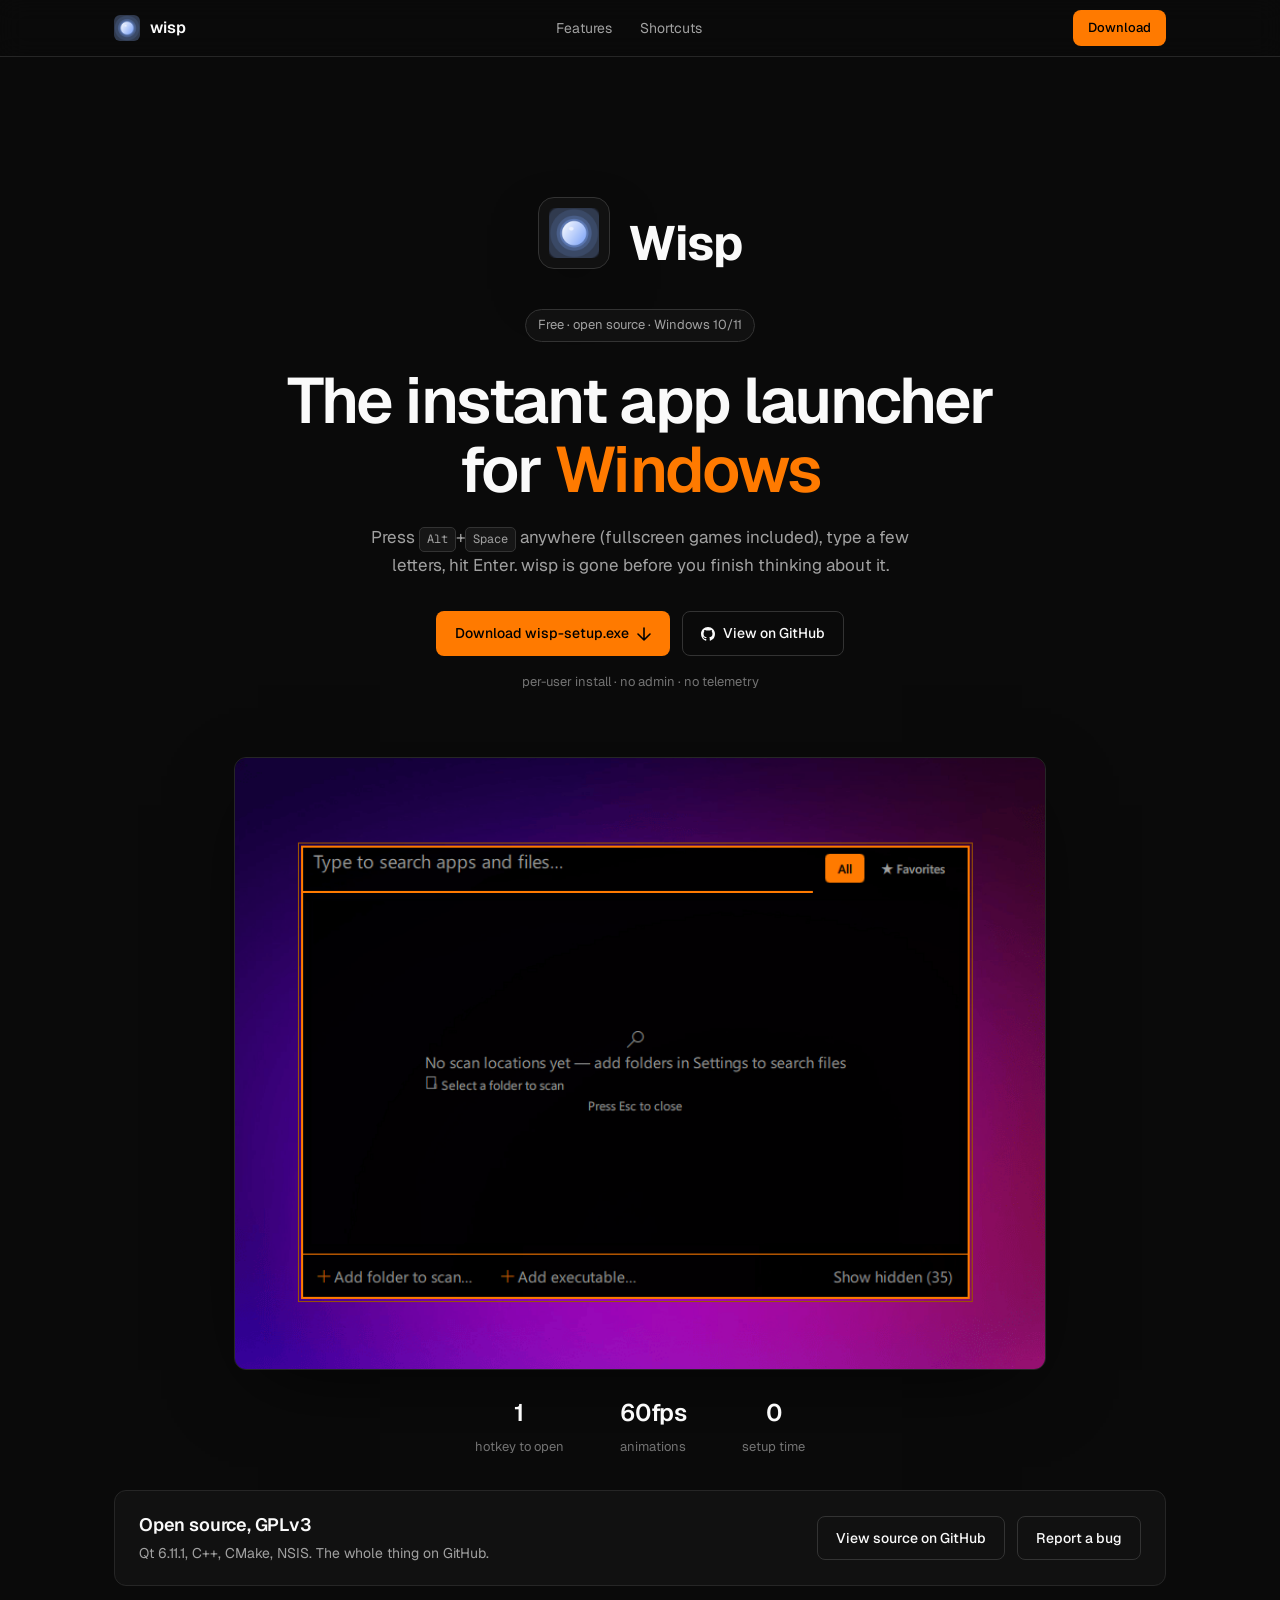
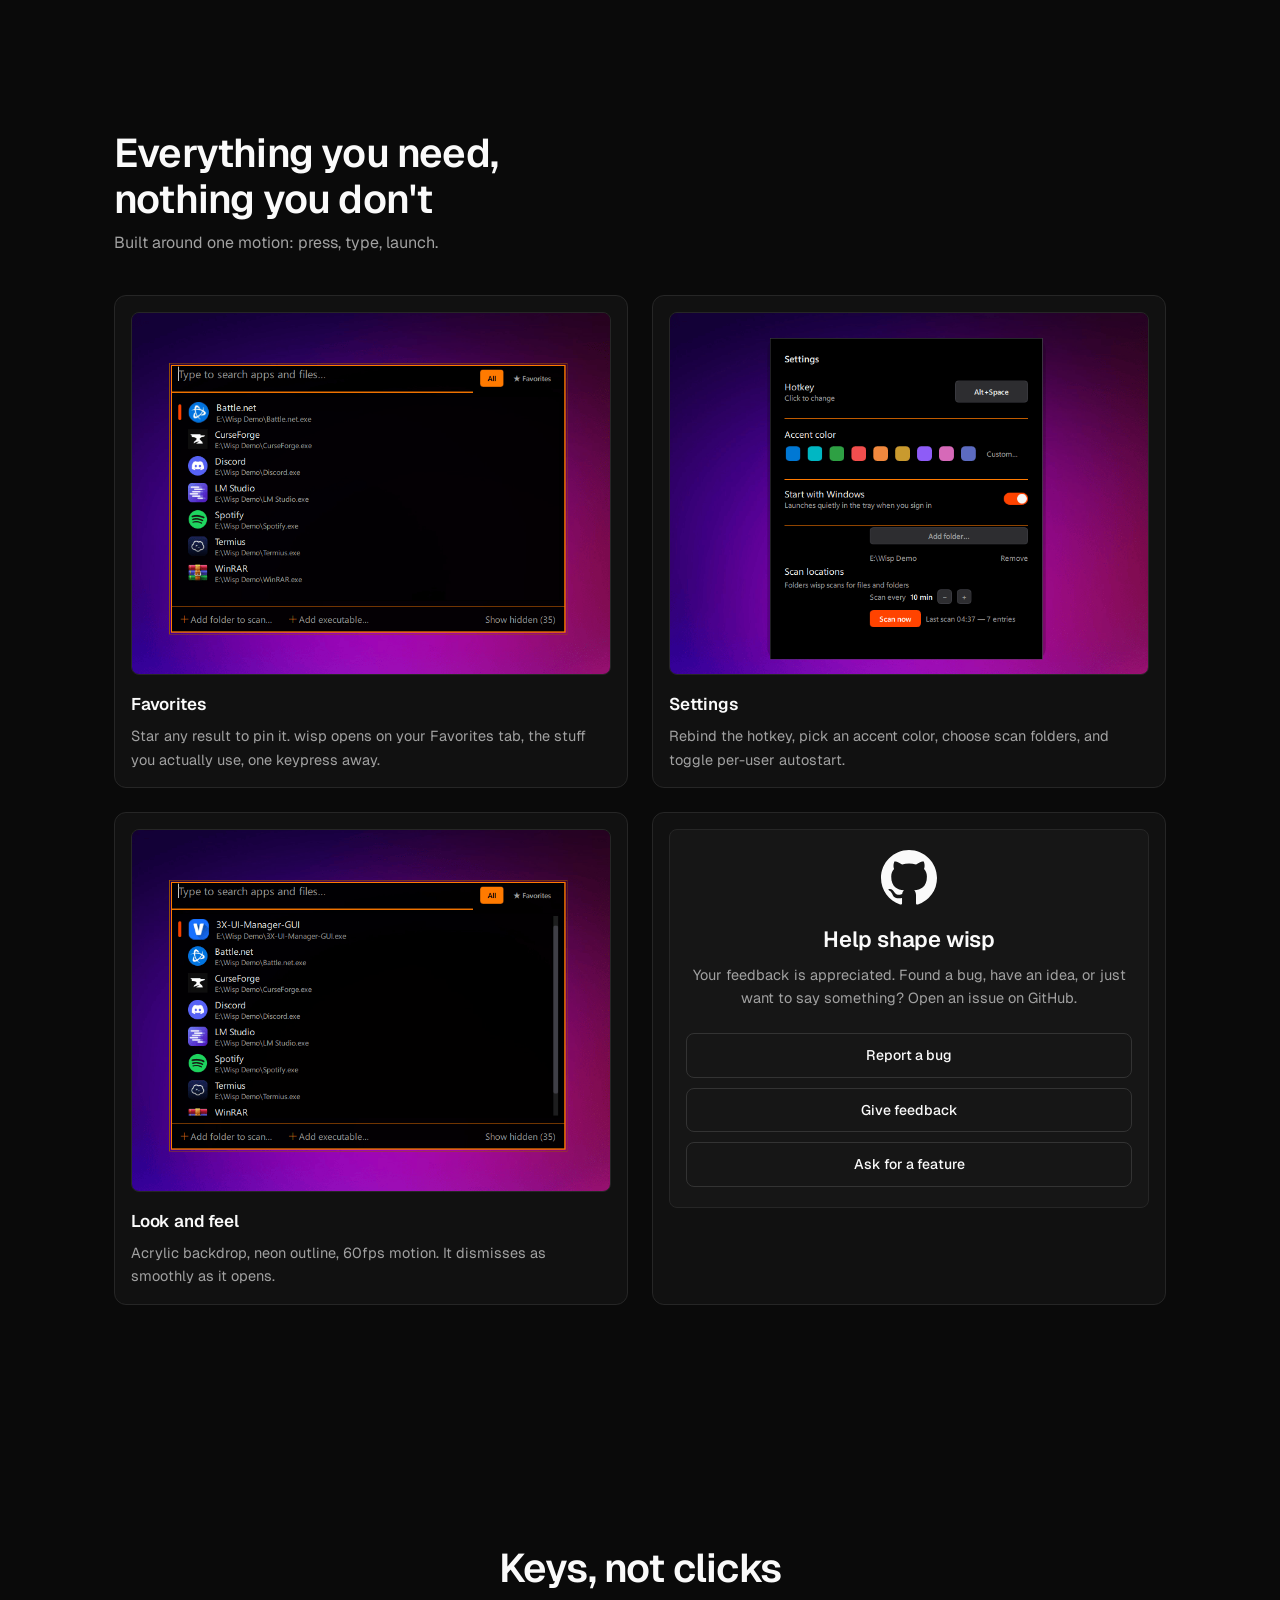
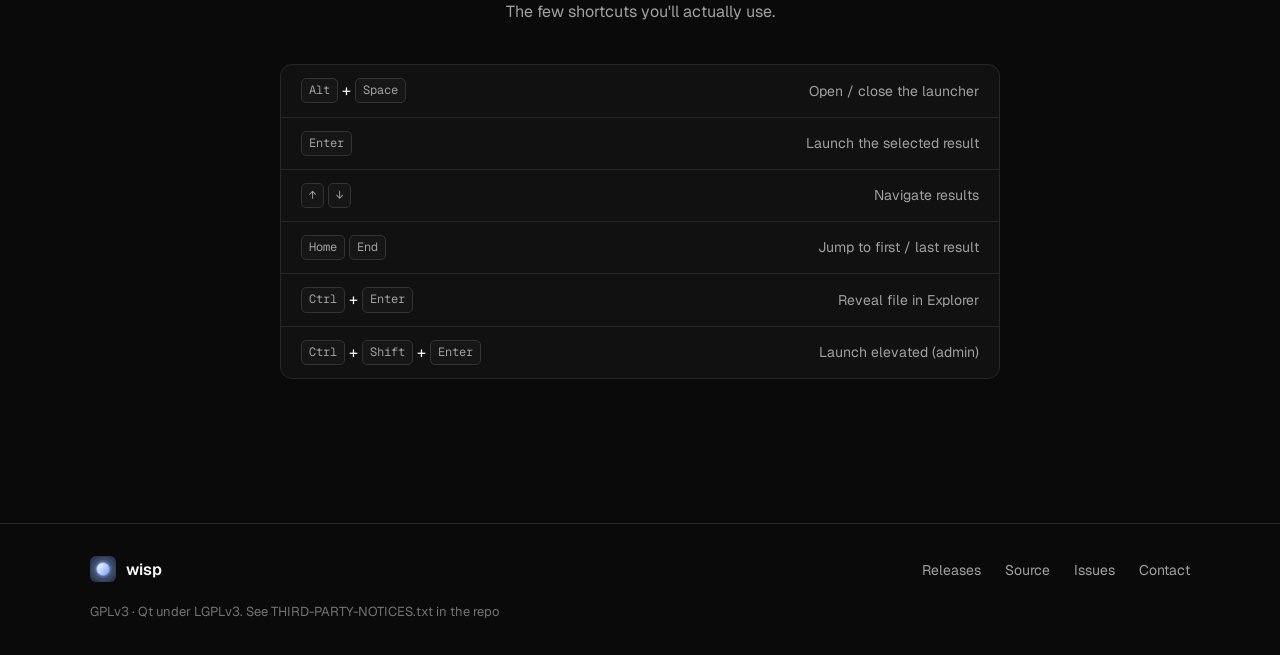
<file: index.html>
<!DOCTYPE html>
<html lang="en">
<head>
<meta charset="UTF-8">
<meta name="viewport" content="width=device-width, initial-scale=1.0">
<title>wisp | instant app launcher for Windows</title>
<meta name="description" content="wisp is an instant app launcher for Windows 10/11. Press Alt+Space, type a few letters, press Enter.">
<link rel="icon" href="data:image/svg+xml,%3Csvg xmlns='http://www.w3.org/2000/svg' viewBox='0 0 32 32'%3E%3Crect x='1' y='1' width='30' height='30' rx='6' fill='%23111111' stroke='%23FF7A00' stroke-width='2'/%3E%3Cpath d='M8 8h3v16H8zM13 11h3v13h-3zM18 8h3v16h-3z' fill='%23FF7A00'/%3E%3C/svg%3E">
<link rel="preconnect" href="https://fonts.googleapis.com">
<link rel="preconnect" href="https://fonts.gstatic.com" crossorigin>
<link href="https://fonts.googleapis.com/css2?family=Geist:wght@400;500;600;700&family=Geist+Mono:wght@400;500&display=swap" rel="stylesheet">
<link rel="stylesheet" href="assets/style.css">
</head>
<body>

<header class="nav">
  <div class="nav__inner">
    <a class="nav__brand" href="#top">
      <img class="nav__mark" src="assets/icons/wisp-01.png" alt="">
      <span class="nav__name">wisp</span>
    </a>
    <nav class="nav__links" aria-label="Primary">
      <a href="#features">Features</a>
      <a href="#shortcuts">Shortcuts</a>
    </nav>
    <div class="nav__actions">
      <a class="btn btn--primary btn--sm" href="https://github.com/ThisIsDara/Wisp/releases/latest">Download</a>
    </div>
  </div>
</header>

<main id="top">

  <section class="hero">
    <div class="hero__inner">
      <div class="hero__brand reveal">
        <img class="hero__icon" src="assets/icons/wisp-01.png" alt="wisp icon">
        <span class="hero__brand-name">Wisp</span>
      </div>
      <div class="badge reveal">Free · open source · Windows 10/11</div>
      <h1 class="hero__title reveal">The instant app launcher<br>for <span class="accent">Windows</span></h1>
      <p class="hero__lede reveal">
        Press <span class="key">Alt</span>+<span class="key">Space</span> anywhere (fullscreen games included),
        type a few letters, hit Enter. wisp is gone before you finish thinking about it.
      </p>
      <div class="hero__cta reveal">
        <a class="btn btn--primary" href="https://github.com/ThisIsDara/Wisp/releases/latest">
          Download wisp-setup.exe
          <svg width="14" height="14" viewBox="0 0 14 14" fill="none" aria-hidden="true"><path d="M7 1v12M1 7l6 6 6-6" stroke="currentColor" stroke-width="1.6" stroke-linecap="round" stroke-linejoin="round"/></svg>
        </a>
        <a class="btn btn--ghost" href="https://github.com/ThisIsDara/Wisp">
          <svg width="14" height="14" viewBox="0 0 16 16" fill="currentColor" aria-hidden="true"><path d="M8 0C3.58 0 0 3.58 0 8c0 3.54 2.29 6.53 5.47 7.59.4.07.55-.17.55-.38 0-.19-.01-.82-.01-1.49-2.01.37-2.53-.49-2.69-.94-.09-.23-.48-.94-.82-1.13-.28-.15-.68-.52-.01-.53.63-.01 1.08.58 1.23.82.72 1.21 1.87.87 2.33.66.07-.52.28-.87.51-1.07-1.78-.2-3.64-.89-3.64-3.95 0-.87.31-1.59.82-2.15-.08-.2-.36-1.02.08-2.12 0 0 .67-.21 2.2.82.64-.18 1.32-.27 2-.27s1.36.09 2 .27c1.53-1.04 2.2-.82 2.2-.82.44 1.1.16 1.92.08 2.12.51.56.82 1.27.82 2.15 0 3.07-1.87 3.75-3.65 3.95.29.25.54.73.54 1.48 0 1.07-.01 1.93-.01 2.2 0 .21.15.46.55.38A8.01 8.01 0 0 0 16 8c0-4.42-3.58-8-8-8Z"/></svg>
          View on GitHub
        </a>
      </div>
      <p class="hero__note reveal">per-user install · no admin · no telemetry</p>
    </div>
  </section>

  <section class="shot reveal">
    <div class="shot__frame">
      <img src="assets/gifs/instant-launch.gif" alt="wisp opening instantly and launching an app">
    </div>
    <div class="shot__stats">
      <div class="stat"><strong>1</strong><span>hotkey to open</span></div>
      <div class="stat"><strong>60fps</strong><span>animations</span></div>
      <div class="stat"><strong>0</strong><span>setup time</span></div>
    </div>
  </section>

  <section class="openband" id="open-source">
    <div class="openband__inner reveal">
      <div class="openband__copy">
        <h2 class="openband__title">Open source, GPLv3</h2>
        <p class="openband__sub">Qt 6.11.1, C++, CMake, NSIS. The whole thing on GitHub.</p>
      </div>
      <div class="openband__actions">
        <a class="btn btn--ghost" href="https://github.com/ThisIsDara/Wisp">View source on GitHub</a>
        <a class="btn btn--ghost" href="https://github.com/ThisIsDara/Wisp/issues">Report a bug</a>
      </div>
    </div>
  </section>

  <section class="features" id="features">
    <div class="section-head reveal">
      <h2 class="section-title">Everything you need,<br>nothing you don't</h2>
      <p class="section-sub">Built around one motion: press, type, launch.</p>
    </div>

    <div class="feature-grid">
      <article class="feature-card reveal">
        <div class="feature-card__media">
          <img src="assets/gifs/favorites.gif" alt="starring a result as a favorite in wisp" loading="lazy">
        </div>
        <h3 class="feature-card__title">Favorites</h3>
        <p class="feature-card__text">Star any result to pin it. wisp opens on your Favorites tab, the stuff you actually use, one keypress away.</p>
      </article>

      <article class="feature-card reveal">
        <div class="feature-card__media">
          <img src="assets/gifs/settings.gif" alt="wisp settings window" loading="lazy">
        </div>
        <h3 class="feature-card__title">Settings</h3>
        <p class="feature-card__text">Rebind the hotkey, pick an accent color, choose scan folders, and toggle per-user autostart.</p>
      </article>

      <article class="feature-card reveal">
        <div class="feature-card__media">
          <img src="assets/gifs/feel.gif" alt="wisp look and feel" loading="lazy">
        </div>
        <h3 class="feature-card__title">Look and feel</h3>
        <p class="feature-card__text">Acrylic backdrop, neon outline, 60fps motion. It dismisses as smoothly as it opens.</p>
      </article>

      <article class="feature-card reveal">
        <div class="feature-card__media feature-card__media--plain feature-card__help">
          <svg class="help__logo" width="56" height="56" viewBox="0 0 16 16" fill="currentColor" aria-hidden="true"><path d="M8 0C3.58 0 0 3.58 0 8c0 3.54 2.29 6.53 5.47 7.59.4.07.55-.17.55-.38 0-.19-.01-.82-.01-1.49-2.01.37-2.53-.49-2.69-.94-.09-.23-.48-.94-.82-1.13-.28-.15-.68-.52-.01-.53.63-.01 1.08.58 1.23.82.72 1.21 1.87.87 2.33.66.07-.52.28-.87.51-1.07-1.78-.2-3.64-.89-3.64-3.95 0-.87.31-1.59.82-2.15-.08-.2-.36-1.02.08-2.12 0 0 .67-.21 2.2.82.64-.18 1.32-.27 2-.27s1.36.09 2 .27c1.53-1.04 2.2-.82 2.2-.82.44 1.1.16 1.92.08 2.12.51.56.82 1.27.82 2.15 0 3.07-1.87 3.75-3.65 3.95.29.25.54.73.54 1.48 0 1.07-.01 1.93-.01 2.2 0 .21.15.46.55.38A8.01 8.01 0 0 0 16 8c0-4.42-3.58-8-8-8Z"/></svg>
          <h3 class="feature-card__title">Help shape wisp</h3>
          <p class="feature-card__text">Your feedback is appreciated. Found a bug, have an idea, or just want to say something? Open an issue on GitHub.</p>
          <div class="feature-card__actions">
            <a class="btn btn--ghost feature-card__btn" href="https://github.com/ThisIsDara/Wisp/issues/new?labels=bug" target="_blank" rel="noopener">Report a bug</a>
            <a class="btn btn--ghost feature-card__btn" href="https://github.com/ThisIsDara/Wisp/issues/new?labels=feedback" target="_blank" rel="noopener">Give feedback</a>
            <a class="btn btn--ghost feature-card__btn" href="https://github.com/ThisIsDara/Wisp/issues/new?labels=feature%20request" target="_blank" rel="noopener">Ask for a feature</a>
          </div>
        </div>
      </article>
    </div>
  </section>

  <section class="shortcuts" id="shortcuts">
    <div class="section-head section-head--center reveal">
      <h2 class="section-title">Keys, not clicks</h2>
      <p class="section-sub">The few shortcuts you'll actually use.</p>
    </div>

    <div class="keymap reveal">
      <div class="keymap__row"><span class="keymap__keys"><span class="key">Alt</span>+<span class="key">Space</span></span><span class="keymap__what">Open / close the launcher</span></div>
      <div class="keymap__row"><span class="keymap__keys"><span class="key">Enter</span></span><span class="keymap__what">Launch the selected result</span></div>
      <div class="keymap__row"><span class="keymap__keys"><span class="key">↑</span><span class="key">↓</span></span><span class="keymap__what">Navigate results</span></div>
      <div class="keymap__row"><span class="keymap__keys"><span class="key">Home</span><span class="key">End</span></span><span class="keymap__what">Jump to first / last result</span></div>
      <div class="keymap__row"><span class="keymap__keys"><span class="key">Ctrl</span>+<span class="key">Enter</span></span><span class="keymap__what">Reveal file in Explorer</span></div>
      <div class="keymap__row"><span class="keymap__keys"><span class="key">Ctrl</span>+<span class="key">Shift</span>+<span class="key">Enter</span></span><span class="keymap__what">Launch elevated (admin)</span></div>
    </div>
  </section>

</main>

<footer class="foot">
  <div class="foot__inner">
    <a class="foot__brand" href="#top">
      <img class="nav__mark" src="assets/icons/wisp-01.png" alt="">
      <span class="foot__name">wisp</span>
    </a>
    <ul class="foot__links">
      <li><a href="https://github.com/ThisIsDara/Wisp/releases">Releases</a></li>
      <li><a href="https://github.com/ThisIsDara/Wisp">Source</a></li>
      <li><a href="https://github.com/ThisIsDara/Wisp/issues">Issues</a></li>
      <li><a href="mailto:darakiani2@gmail.com">Contact</a></li>
    </ul>
    <p class="foot__legal">GPLv3 · Qt under LGPLv3. See THIRD-PARTY-NOTICES.txt in the repo</p>
  </div>
</footer>

<script src="assets/app.js"></script>
</body>
</html>
</file>
<file: assets/style.css>
/* wisp website. Dark & simple (SaaS-style). Single orange accent on a
   near-black surface. Type: Geist (Linear/Vercel family). */

:root {
  --bg: #0a0a0a;
  --surface: #111111;
  --surface-2: #161616;
  --border: #262626;
  --border-strong: #333333;
  --text: #fafafa;
  --text-2: #a1a1a1;
  --text-3: #737373;
  --accent: #ff7a00;
  --accent-strong: #ff8f2a;
  --sans: "Geist", "Segoe UI Variable", "Segoe UI", sans-serif;
  --mono: "Geist Mono", ui-monospace, monospace;
  --radius: 12px;
  --radius-sm: 8px;
}

* { margin: 0; padding: 0; box-sizing: border-box; }

html { scroll-behavior: smooth; }

body {
  background: var(--bg);
  color: var(--text);
  font-family: var(--sans);
  font-size: 16px;
  line-height: 1.6;
  -webkit-font-smoothing: antialiased;
}

::selection { background: var(--accent); color: #000; }

a { color: inherit; }

/* ---------- nav ---------- */

.nav {
  position: sticky;
  top: 0;
  z-index: 100;
  background: rgba(10, 10, 10, 0.8);
  backdrop-filter: blur(12px);
  border-bottom: 1px solid var(--border);
}

.nav__inner {
  max-width: 1100px;
  margin: 0 auto;
  padding: 0 24px;
  height: 56px;
  display: flex;
  align-items: center;
  justify-content: space-between;
  gap: 24px;
}

.nav__brand { display: flex; align-items: center; gap: 10px; text-decoration: none; }

.nav__mark {
  width: 26px;
  height: 26px;
  border-radius: 6px;
  object-fit: contain;
}

.hero__icon {
  width: 88px;
  height: 88px;
  border-radius: 18px;
  border: 1px solid var(--border-strong);
  background: var(--surface);
  padding: 10px;
  object-fit: contain;
  margin-bottom: 20px;
  box-shadow: 0 16px 48px -16px rgba(0, 0, 0, 0.7);
}

.nav__name { font-weight: 600; font-size: 16px; letter-spacing: -0.01em; }

.nav__links { display: flex; gap: 28px; }

.nav__links a {
  color: var(--text-2);
  text-decoration: none;
  font-size: 14px;
  transition: color 140ms ease;
}

.nav__links a:hover { color: var(--text); }

.btn {
  display: inline-flex;
  align-items: center;
  justify-content: center;
  gap: 8px;
  padding: 10px 18px;
  border-radius: var(--radius-sm);
  font-family: var(--sans);
  font-size: 14px;
  font-weight: 500;
  text-decoration: none;
  cursor: pointer;
  border: 1px solid transparent;
  transition: background 140ms ease, border-color 140ms ease, color 140ms ease, transform 140ms ease;
}

.btn:hover { transform: translateY(-1px); }

.btn--sm { padding: 7px 14px; font-size: 13px; }

.btn--primary { background: var(--accent); color: #000; }

.btn--primary:hover { background: var(--accent-strong); }

.btn--ghost { border-color: var(--border-strong); color: var(--text); }

.btn--ghost:hover { border-color: var(--text-2); }

/* ---------- hero ---------- */

.hero { padding: clamp(80px, 12vw, 140px) 24px clamp(40px, 6vw, 64px); }

.hero__inner { max-width: 760px; margin: 0 auto; text-align: center; }

.badge {
  display: inline-block;
  padding: 5px 12px;
  border: 1px solid var(--border-strong);
  border-radius: 999px;
  background: var(--surface);
  color: var(--text-2);
  font-size: 13px;
  margin-bottom: 24px;
}

.hero__brand {
  display: flex;
  align-items: center;
  justify-content: center;
  gap: 18px;
  margin: 0 auto 20px;
}

.hero__icon {
  width: 72px;
  height: 72px;
  border-radius: 16px;
  border: 1px solid var(--border-strong);
  background: var(--surface);
  padding: 10px;
  object-fit: contain;
  box-shadow: 0 24px 64px -20px rgba(0, 0, 0, 0.8);
}

.hero__brand-name {
  font-size: clamp(34px, 5vw, 48px);
  font-weight: 700;
  letter-spacing: -0.02em;
}

.hero__title {
  font-size: clamp(40px, 6.5vw, 64px);
  font-weight: 600;
  letter-spacing: -0.03em;
  line-height: 1.08;
  margin-bottom: 20px;
}

.accent { color: var(--accent); }

.hero__lede {
  color: var(--text-2);
  font-size: 17px;
  max-width: 54ch;
  margin: 0 auto 32px;
}

.hero__cta { display: flex; gap: 12px; justify-content: center; flex-wrap: wrap; }

.hero__note {
  margin-top: 16px;
  color: var(--text-3);
  font-size: 13px;
}

/* ---------- hero shot ---------- */

.shot { padding: 0 24px 0; max-width: 860px; margin: 0 auto; }

.shot__frame {
  border: 1px solid var(--border);
  border-radius: var(--radius);
  overflow: hidden;
  background: var(--surface);
  box-shadow: 0 24px 80px -24px rgba(0, 0, 0, 0.8);
}

.shot__frame img { display: block; width: 100%; height: auto; }

.shot__stats {
  display: flex;
  justify-content: center;
  gap: 56px;
  padding: 24px 0 8px;
  flex-wrap: wrap;
}

.stat { text-align: center; }

.stat strong {
  display: block;
  font-size: 24px;
  font-weight: 600;
  letter-spacing: -0.02em;
  color: var(--text);
}

.stat span { font-size: 13px; color: var(--text-3); }

/* ---------- open source band ---------- */

.openband {
  padding: 24px;
  max-width: 1100px;
  margin: 0 auto;
}

.openband__inner {
  display: flex;
  align-items: center;
  justify-content: space-between;
  gap: 24px;
  flex-wrap: wrap;
  border: 1px solid var(--border);
  border-radius: var(--radius);
  background: var(--surface);
  padding: 20px 24px;
}

.openband__title { font-size: 18px; font-weight: 600; letter-spacing: -0.01em; }

.openband__sub { margin-top: 2px; color: var(--text-2); font-size: 14px; }

.openband__actions { display: flex; gap: 12px; flex-wrap: wrap; }

/* ---------- sections ---------- */

.features, .shortcuts, .build { padding: clamp(72px, 10vw, 120px) 24px; max-width: 1100px; margin: 0 auto; }

.section-head { margin-bottom: 40px; }

.section-head--center { text-align: center; }

.section-title {
  font-size: clamp(28px, 4vw, 40px);
  font-weight: 600;
  letter-spacing: -0.02em;
  line-height: 1.15;
}

.section-sub { margin-top: 8px; color: var(--text-2); }

/* ---------- feature cards ---------- */

.feature-grid {
  display: grid;
  grid-template-columns: repeat(auto-fit, minmax(min(420px, 100%), 1fr));
  gap: 24px;
}

.feature-card {
  border: 1px solid var(--border);
  border-radius: var(--radius);
  background: var(--surface);
  padding: 16px;
  transition: border-color 140ms ease;
}

.feature-card:hover { border-color: var(--border-strong); }

.feature-card__media {
  border-radius: var(--radius-sm);
  overflow: hidden;
  background: var(--surface-2);
  border: 1px solid var(--border);
}

.feature-card__media img { display: block; width: 100%; height: auto; }

.feature-card__media--plain { padding: 20px 16px; }

/* help card inside the feature grid */
.feature-card__help { text-align: center; }

.help__logo { color: var(--text); margin: 0 auto 16px; display: block; }

.feature-card__help .feature-card__title { font-size: 22px; }

.feature-card__actions { display: flex; flex-direction: column; gap: 10px; margin-top: 24px; }

.feature-card__btn { width: 100%; }

.feature-card__title { margin-top: 16px; font-size: 17px; font-weight: 600; letter-spacing: -0.01em; }

.feature-card__text { margin-top: 6px; color: var(--text-2); font-size: 14.5px; }

/* ---------- keycaps ---------- */

.key {
  display: inline-block;
  padding: 2px 7px;
  border-radius: 5px;
  border: 1px solid var(--border-strong);
  background: var(--surface-2);
  color: var(--text-2);
  font-family: var(--mono);
  font-size: 12px;
  line-height: 1.6;
  white-space: nowrap;
}

/* ---------- keymap ---------- */

.keymap {
  border: 1px solid var(--border);
  border-radius: var(--radius);
  background: var(--surface);
  max-width: 720px;
  margin: 0 auto;
  overflow: hidden;
}

.keymap__row {
  display: flex;
  align-items: center;
  justify-content: space-between;
  gap: 24px;
  padding: 13px 20px;
  border-bottom: 1px solid var(--border);
}

.keymap__row:last-child { border-bottom: none; }

.keymap__keys { display: flex; align-items: center; gap: 4px; }

.keymap__what { color: var(--text-2); font-size: 14px; }

.build__links { display: flex; gap: 12px; justify-content: center; margin-top: 28px; flex-wrap: wrap; }

/* ---------- footer ---------- */

.foot { border-top: 1px solid var(--border); padding: 32px 24px; margin-top: 24px; }

.foot__inner {
  max-width: 1100px;
  margin: 0 auto;
  display: flex;
  align-items: center;
  justify-content: space-between;
  gap: 20px;
  flex-wrap: wrap;
}

.foot__brand { display: flex; align-items: center; gap: 10px; text-decoration: none; }

.foot__name { font-weight: 600; }

.foot__links { list-style: none; display: flex; gap: 24px; }

.foot__links a { color: var(--text-2); text-decoration: none; font-size: 14px; transition: color 140ms ease; }

.foot__links a:hover { color: var(--text); }

.foot__legal { color: var(--text-3); font-size: 13px; width: 100%; }

/* ---------- reveal ---------- */

.reveal { opacity: 0; transform: translateY(12px); transition: opacity 500ms ease, transform 500ms ease; }

.reveal.in { opacity: 1; transform: none; }

/* stagger */
.hero .reveal:nth-child(1) { transition-delay: 0ms; }
.hero .reveal:nth-child(2) { transition-delay: 60ms; }
.hero .reveal:nth-child(3) { transition-delay: 120ms; }
.hero .reveal:nth-child(4) { transition-delay: 180ms; }
.hero .reveal:nth-child(5) { transition-delay: 240ms; }
.hero .reveal:nth-child(6) { transition-delay: 300ms; }
.feature-grid .reveal:nth-child(1) { transition-delay: 0ms; }
.feature-grid .reveal:nth-child(2) { transition-delay: 60ms; }
.feature-grid .reveal:nth-child(3) { transition-delay: 120ms; }
.feature-grid .reveal:nth-child(4) { transition-delay: 180ms; }

/* ---------- responsive ---------- */

@media (max-width: 640px) {
  .nav__links { display: none; }
  .shot__stats { gap: 32px; }
  .keymap__row { flex-direction: column; align-items: flex-start; gap: 8px; }
}

@media (prefers-reduced-motion: reduce) {
  *, *::before, *::after { transition: none !important; }
  .reveal { opacity: 1; transform: none; }
}
</file>
